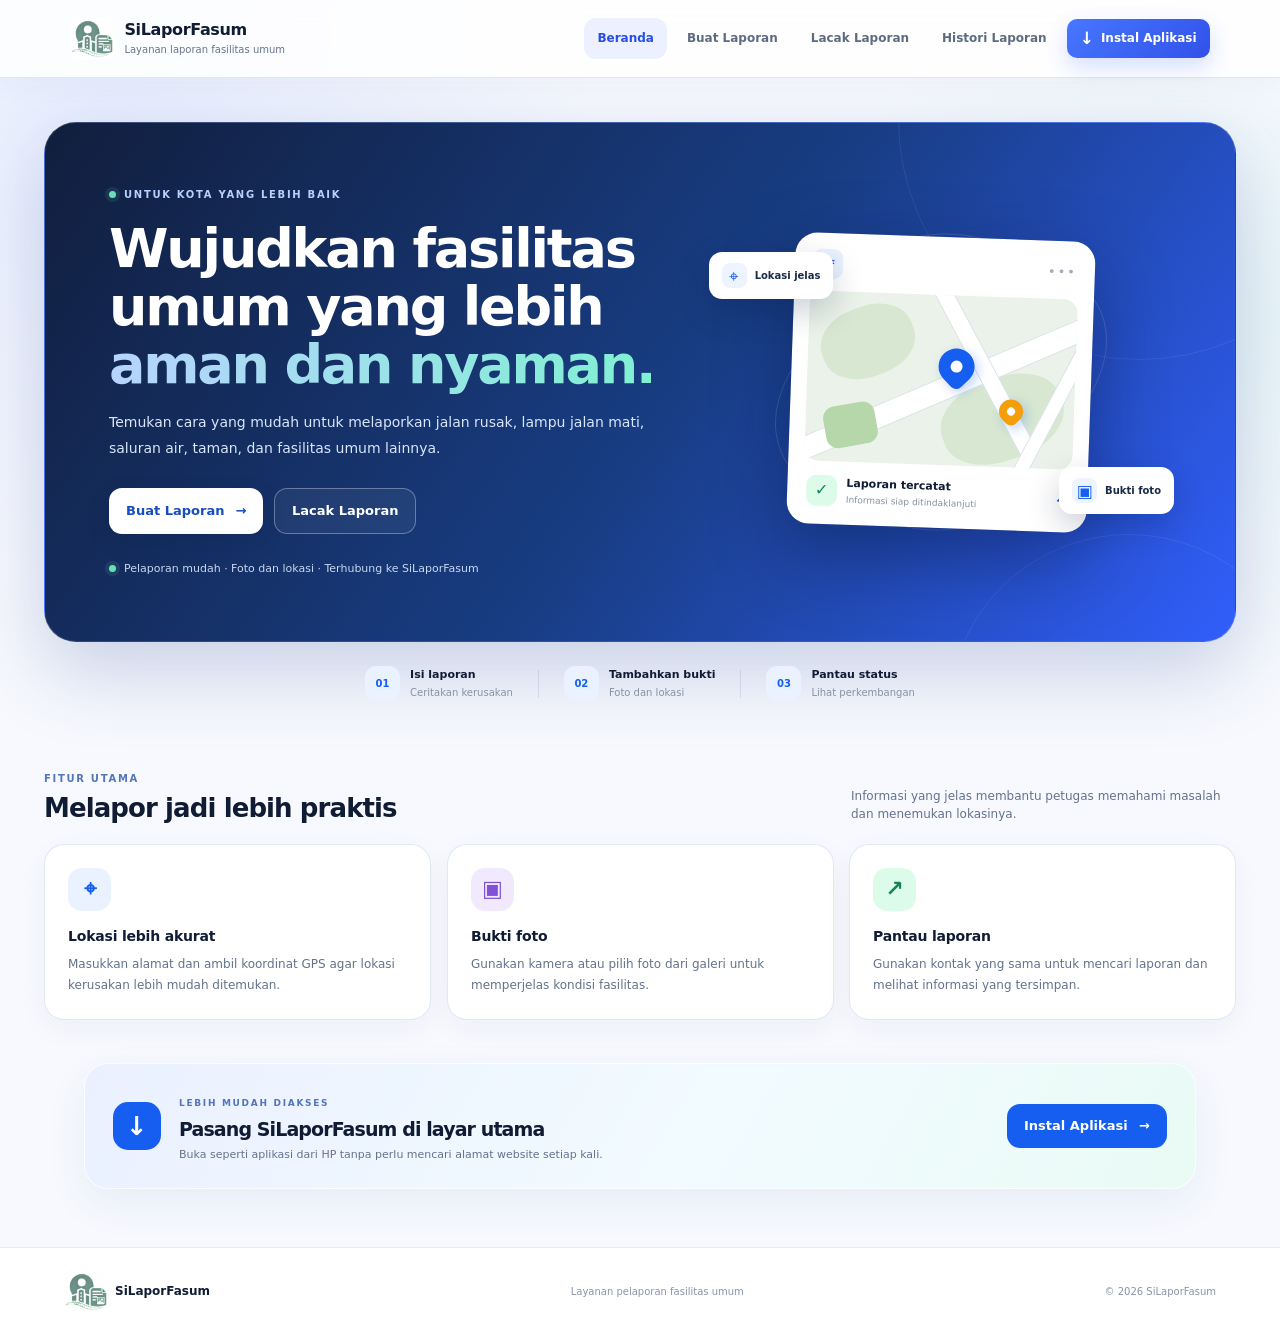
<file: index.html>
<!doctype html>
<html lang="id">
<head>
  <meta charset="utf-8">
  <meta name="viewport" content="width=device-width, initial-scale=1">
  <meta name="theme-color" content="#155eef">
  <meta name="description" content="SiLaporFasum membantu masyarakat melaporkan kerusakan fasilitas umum dengan mudah.">
  <meta name="apple-mobile-web-app-capable" content="yes">
  <meta name="apple-mobile-web-app-status-bar-style" content="default">
  <meta name="apple-mobile-web-app-title" content="SiLaporFasum">
  <title>SiLaporFasum — Layanan Laporan Fasilitas Umum</title>
  <link rel="manifest" href="manifest.json">
  <link rel="icon" href="icons/icon-192.png" type="image/png">
  <link rel="apple-touch-icon" href="icons/apple-touch-icon.png">
  <link rel="stylesheet" href="./style.css?v=20261027-logo-fix">
</head>
<body>
  <header class="topbar">
    <a class="brand" href="index.html" aria-label="SiLaporFasum, Beranda">
      <img class="brand-icon-img" src="./logo-silaporfasum.png?v=20261027-logo-fix2" alt="Logo SiLaporFasum">
      <span class="brand-copy">SiLaporFasum<small>Layanan laporan fasilitas umum</small></span>
    </a>
    <button class="menu-toggle" type="button" aria-expanded="false" aria-controls="main-navigation" aria-label="Buka menu navigasi"><span></span><span></span><span></span></button>
    <nav id="main-navigation" aria-label="Navigasi utama">
      <a class="active" href="index.html">Beranda</a>
      <a href="lapor.html">Buat Laporan</a>
      <a href="lacak.html">Lacak Laporan</a>
      <a href="histori.html">Histori Laporan</a>
      <button class="install-trigger" type="button" data-install-app>
        <span aria-hidden="true">↓</span> Instal Aplikasi
      </button>
    </nav>
  </header>

  <div class="install-help" data-install-help hidden role="dialog" aria-label="Petunjuk instalasi aplikasi">
    <button class="install-help-close" type="button" data-close-install-help aria-label="Tutup petunjuk">×</button>
    <div class="install-help-icon">↓</div>
    <div>
      <strong>Instal SiLaporFasum di perangkat</strong>
      <p><b>Android:</b> buka menu Chrome (⋮), lalu pilih <em>Instal aplikasi</em> atau <em>Tambahkan ke layar utama</em>.</p>
      <p><b>iPhone/iPad:</b> buka di Safari, tekan tombol Bagikan, lalu pilih <em>Tambah ke Layar Utama</em>.</p>
      <p class="help-muted">Jika pilihan instal belum muncul, pastikan website dibuka melalui HTTPS.</p>
    </div>
  </div>

  <main>
    <section class="hero-wrap">
      <div class="hero">
        <div class="hero-copy">
          <div class="eyebrow"><span class="eyebrow-dot"></span> UNTUK KOTA YANG LEBIH BAIK</div>
          <h1>Wujudkan fasilitas umum yang lebih <span>aman dan nyaman.</span></h1>
          <p>Temukan cara yang mudah untuk melaporkan jalan rusak, lampu jalan mati, saluran air, taman, dan fasilitas umum lainnya.</p>
          <div class="actions">
            <a class="btn primary" href="lapor.html">Buat Laporan <span aria-hidden="true">→</span></a>
            <a class="btn secondary" href="lacak.html">Lacak Laporan</a>
          </div>
          <div class="hero-note"><span class="live-dot"></span> Pelaporan mudah · Foto dan lokasi · Terhubung ke SiLaporFasum</div>
        </div>
        <div class="hero-art" aria-hidden="true">
          <div class="art-orbit orbit-one"></div>
          <div class="art-orbit orbit-two"></div>
          <div class="city-card">
            <div class="city-card-top"><span class="mini-logo">SF</span><span class="card-menu">•••</span></div>
            <div class="map-illustration">
              <span class="map-road road-one"></span><span class="map-road road-two"></span>
              <span class="map-road road-three"></span><span class="map-park"></span>
              <span class="map-pin"><span></span></span>
              <span class="map-pin pin-small"><span></span></span>
            </div>
            <div class="report-mini">
              <span class="report-mini-icon">✓</span>
              <span><b>Laporan tercatat</b><small>Informasi siap ditindaklanjuti</small></span>
              <span class="mini-arrow">↗</span>
            </div>
          </div>
          <div class="floating-chip chip-location"><span>⌖</span><b>Lokasi jelas</b></div>
          <div class="floating-chip chip-photo"><span>▣</span><b>Bukti foto</b></div>
        </div>
      </div>

      <div class="trust-row">
        <div class="trust-item"><span class="trust-icon">01</span><span><b>Isi laporan</b><small>Ceritakan kerusakan</small></span></div>
        <span class="trust-line"></span>
        <div class="trust-item"><span class="trust-icon">02</span><span><b>Tambahkan bukti</b><small>Foto dan lokasi</small></span></div>
        <span class="trust-line"></span>
        <div class="trust-item"><span class="trust-icon">03</span><span><b>Pantau status</b><small>Lihat perkembangan</small></span></div>
      </div>
    </section>

    <section class="section-block">
      <div class="section-heading">
        <div><div class="eyebrow">FITUR UTAMA</div><h2>Melapor jadi lebih praktis</h2></div>
        <p>Informasi yang jelas membantu petugas memahami masalah dan menemukan lokasinya.</p>
      </div>
      <div class="feature-grid">
        <article class="feature">
          <div class="feature-icon icon-blue"><span>⌖</span></div>
          <h3>Lokasi lebih akurat</h3>
          <p>Masukkan alamat dan ambil koordinat GPS agar lokasi kerusakan lebih mudah ditemukan.</p>
        </article>
        <article class="feature">
          <div class="feature-icon icon-violet"><span>▣</span></div>
          <h3>Bukti foto</h3>
          <p>Gunakan kamera atau pilih foto dari galeri untuk memperjelas kondisi fasilitas.</p>
        </article>
        <article class="feature">
          <div class="feature-icon icon-green"><span>↗</span></div>
          <h3>Pantau laporan</h3>
          <p>Gunakan kontak yang sama untuk mencari laporan dan melihat informasi yang tersimpan.</p>
        </article>
      </div>
    </section>

    <section class="install-banner">
      <div class="install-banner-icon">↓</div>
      <div class="install-banner-copy">
        <span class="eyebrow">LEBIH MUDAH DIAKSES</span>
        <h2>Pasang SiLaporFasum di layar utama</h2>
        <p>Buka seperti aplikasi dari HP tanpa perlu mencari alamat website setiap kali.</p>
      </div>
      <button class="btn install-banner-button" type="button" data-install-app>Instal Aplikasi <span aria-hidden="true">→</span></button>
    </section>
  </main>

  <footer class="site-footer">
    <a class="footer-brand" href="index.html"><img class="brand-icon-img" src="./logo-silaporfasum.png?v=20261027-logo-fix2" alt="Logo SiLaporFasum"><b>SiLaporFasum</b></a>
    <span>Layanan pelaporan fasilitas umum</span>
    <span>© <span id="currentYear">2026</span> SiLaporFasum</span>
  </footer>
  <script src="pwa.js"></script>
</body>
</html>
</file>
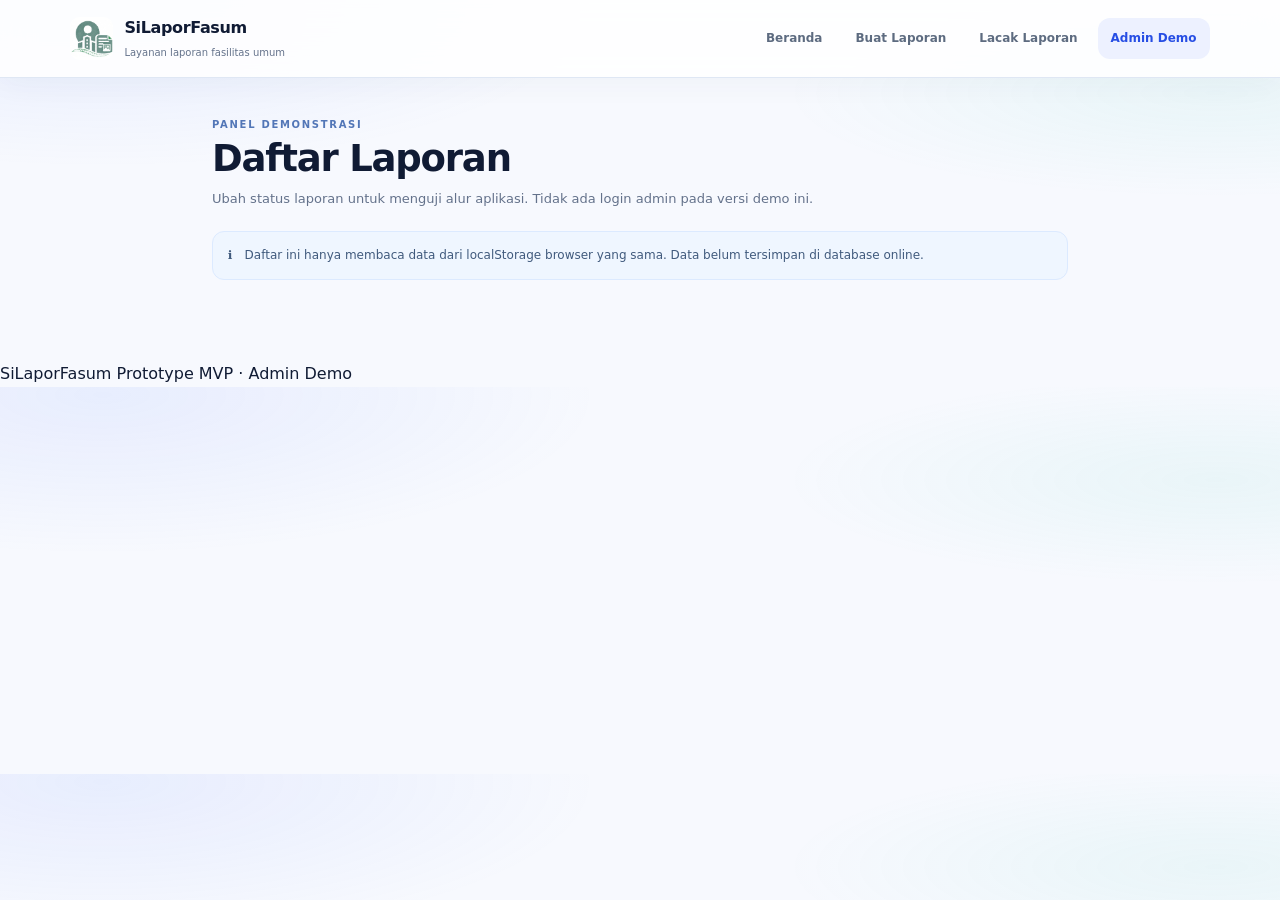
<file: admin.html>
<!doctype html>
<html lang="id"><head><meta charset="utf-8"><meta name="viewport" content="width=device-width,initial-scale=1"><title>Admin Demo — SiLaporFasum</title><link rel="stylesheet" href="./style.css?v=20261027-logo-fix"></head><body>
<header class="topbar"><a class="brand" href="index.html"><img class="brand-icon-img" src="./logo-silaporfasum.png?v=20261027-logo-fix2" alt="Logo SiLaporFasum"><span>SiLaporFasum<small>Layanan laporan fasilitas umum</small></span></a><nav><a href="index.html">Beranda</a><a href="lapor.html">Buat Laporan</a><a href="lacak.html">Lacak Laporan</a><a class="active" href="admin.html">Admin Demo</a></nav></header>
<main class="page"><div class="page-heading"><div class="eyebrow">PANEL DEMONSTRASI</div><h1>Daftar Laporan</h1><p>Ubah status laporan untuk menguji alur aplikasi. Tidak ada login admin pada versi demo ini.</p></div><div class="notice"><span>ℹ</span><div>Daftar ini hanya membaca data dari localStorage browser yang sama. Data belum tersimpan di database online.</div></div><div id="adminList" class="admin-list"></div></main><footer>SiLaporFasum Prototype MVP · Admin Demo</footer><script src="app.js"></script></body></html>
</file>
<file: style.css>
:root{
  --ink:#14213d;--muted:#69778c;--line:#e3eaf4;--blue:#155eef;--blue-dark:#1048c4;
  --pale:#f4f7fc;--white:#fff;--green:#16845b;--orange:#a65b00;--shadow:0 16px 42px rgba(20,45,90,.08);
}
*{box-sizing:border-box}
html{scroll-behavior:smooth}
body{margin:0;background:#f7f9fd;color:var(--ink);font-family:Inter,ui-sans-serif,system-ui,-apple-system,BlinkMacSystemFont,"Segoe UI",sans-serif;line-height:1.55;-webkit-font-smoothing:antialiased}
[hidden]{display:none!important}
a{color:inherit}
button,input,select,textarea{font:inherit}
.topbar{min-height:78px;padding:13px clamp(18px,5vw,72px);display:flex;align-items:center;justify-content:space-between;gap:22px;background:rgba(255,255,255,.94);border-bottom:1px solid var(--line);position:sticky;top:0;z-index:20;backdrop-filter:blur(16px)}
.brand{display:flex;align-items:center;gap:11px;text-decoration:none;color:var(--ink);font-weight:850;letter-spacing:-.35px;flex-shrink:0}
.brand-copy{display:block;line-height:1.25}
.brand small{display:block;font-size:10px;color:var(--muted);font-weight:500;letter-spacing:0;margin-top:4px}
.brand-icon-img{width:43px;height:43px;min-width:43px;flex:0 0 43px;display:block!important;visibility:visible;opacity:1;object-fit:contain;object-position:center;border-radius:10px;background:#fff;position:relative;z-index:2}
.topbar nav{display:flex;align-items:center;gap:5px;flex-wrap:wrap}
.topbar nav a{color:#5d6b80;text-decoration:none;padding:10px 12px;border-radius:10px;font-size:12px;font-weight:700;white-space:nowrap;transition:background .16s,color .16s}
.topbar nav a:hover,.topbar nav a.active{background:#edf3ff;color:var(--blue)}
.install-trigger{display:inline-flex;align-items:center;justify-content:center;gap:7px;border:0;border-radius:10px;background:#155eef;color:white;padding:10px 13px;font-size:12px;font-weight:800;white-space:nowrap;cursor:pointer;box-shadow:0 5px 12px #155eef24}
.install-trigger:hover{background:var(--blue-dark)}
.install-trigger span{font-size:17px;line-height:1}
.install-help{position:fixed;top:88px;right:clamp(14px,4vw,50px);z-index:40;width:min(470px,calc(100vw - 28px));display:flex;gap:14px;padding:22px 44px 20px 20px;background:#fff;border:1px solid #dbe5f5;border-radius:18px;box-shadow:0 22px 70px #172b4d26}
.install-help strong{font-size:14px}
.install-help p{margin:7px 0 0;color:#59677d;font-size:12px}
.install-help .help-muted{font-size:11px;color:#8994a5}
.install-help-icon{flex:0 0 42px;height:42px;display:grid;place-items:center;background:#edf3ff;color:var(--blue);border-radius:13px;font-size:23px;font-weight:800}
.install-help-close{position:absolute;right:12px;top:10px;border:0;background:transparent;color:#718096;font-size:24px;cursor:pointer;line-height:1}
.hero-wrap{max-width:1160px;margin:38px auto 0;padding:0 24px}
.hero{position:relative;isolation:isolate;overflow:hidden;min-height:435px;display:grid;grid-template-columns:1.12fr .88fr;align-items:center;gap:18px;padding:54px 58px;background:linear-gradient(125deg,#10254b 0%,#174b9b 68%,#2369d8 100%);color:white;border-radius:30px;box-shadow:0 24px 65px #173f831c}
.hero:before{content:"";position:absolute;width:480px;height:480px;border:1px solid #ffffff13;border-radius:50%;right:-145px;top:-245px;z-index:-1}
.hero:after{content:"";position:absolute;width:360px;height:360px;border:1px solid #ffffff13;border-radius:50%;right:-75px;bottom:-255px;z-index:-1}
.hero-copy{position:relative;z-index:2;max-width:630px}
.eyebrow{font-size:10px;letter-spacing:1.7px;font-weight:850;color:#5276b7}
.hero .eyebrow{color:#b8d0ff;display:flex;align-items:center;gap:8px}
.eyebrow-dot,.live-dot{width:7px;height:7px;display:inline-block;border-radius:50%;background:#68e0b5;box-shadow:0 0 0 4px #68e0b51b}
.hero h1{max-width:620px;font-size:clamp(34px,4.4vw,54px);line-height:1.08;letter-spacing:-2px;margin:17px 0 16px}
.hero h1 span{color:#9fc4ff}
.hero p{max-width:570px;color:#d9e6fb;font-size:14px;line-height:1.8;margin:0}
.actions{display:flex;gap:11px;flex-wrap:wrap;margin-top:27px}
.btn{border:0;border-radius:11px;padding:12px 17px;font:inherit;font-size:13px;font-weight:800;cursor:pointer;text-decoration:none;display:inline-flex;align-items:center;justify-content:center;gap:11px;transition:transform .15s,background .15s,box-shadow .15s}
.btn:hover{transform:translateY(-1px)}
.btn:disabled{opacity:.58;cursor:not-allowed;transform:none}
.btn.primary{background:var(--blue);color:#fff;box-shadow:0 7px 18px #155eef23}
.btn.primary:hover{background:var(--blue-dark)}
.hero .btn.primary{background:#fff;color:#154dbf;box-shadow:0 8px 22px #081a3a25}
.hero .btn.primary:hover{background:#eaf1ff}
.btn.secondary{background:#edf3ff;color:#204f9c;border:1px solid #d7e3fb}
.hero .btn.secondary{background:#ffffff0e;color:white;border:1px solid #ffffff52}
.btn.ghost{background:#f5f7fa;color:#536174;border:1px solid var(--line)}
.btn.small{padding:9px 12px;font-size:12px}
.hero-note{margin-top:26px;color:#c8d8f1;font-size:11px;display:flex;align-items:center;gap:8px}
.hero-art{position:relative;min-height:310px;display:grid;place-items:center}
.art-orbit{position:absolute;border:1px solid #ffffff24;border-radius:50%;transform:rotate(-24deg)}
.orbit-one{width:350px;height:220px}
.orbit-two{width:290px;height:300px;transform:rotate(32deg)}
.city-card{position:relative;z-index:2;width:min(300px,85%);padding:15px;background:#fff;border-radius:22px;box-shadow:0 25px 60px #07193855;transform:rotate(2deg)}
.city-card-top{display:flex;justify-content:space-between;align-items:center;padding:0 2px 12px}
.mini-logo{display:grid;place-items:center;width:30px;height:30px;border-radius:9px;background:#eaf1ff;color:#155eef;font-size:10px;font-weight:900}
.card-menu{letter-spacing:2px;color:#a3adbd;font-size:13px}
.map-illustration{position:relative;overflow:hidden;height:170px;border-radius:14px;background:#eaf2e9}
.map-illustration:before,.map-illustration:after{content:"";position:absolute;background:#d7e7d1;border-radius:45%;width:95px;height:70px;left:12px;top:14px;transform:rotate(-22deg)}
.map-illustration:after{left:auto;top:auto;right:9px;bottom:7px;width:125px;height:82px}
.map-road{position:absolute;z-index:1;display:block;background:#fff;border:1px solid #dce3e9;border-radius:30px}
.road-one{width:390px;height:23px;left:-38px;top:73px;transform:rotate(-25deg)}
.road-two{width:220px;height:18px;left:62px;top:55px;transform:rotate(60deg)}
.road-three{width:220px;height:15px;left:130px;top:117px;transform:rotate(-64deg)}
.map-park{position:absolute;z-index:2;left:19px;bottom:16px;width:52px;height:42px;border-radius:12px;background:#b6d7aa;transform:rotate(-12deg)}
.map-pin{position:absolute;z-index:4;left:49%;top:31%;width:36px;height:36px;border-radius:50% 50% 50% 7px;background:#155eef;transform:rotate(-45deg);box-shadow:0 5px 12px #155eef44;display:grid;place-items:center}
.map-pin span{width:12px;height:12px;border-radius:50%;background:white}
.map-pin.pin-small{left:72%;top:60%;width:24px;height:24px;background:#f59e0b}
.map-pin.pin-small span{width:8px;height:8px}
.report-mini{display:flex;align-items:center;gap:9px;padding:13px 3px 1px;color:var(--ink)}
.report-mini-icon{width:31px;height:31px;display:grid;place-items:center;border-radius:10px;background:#dcfce9;color:#16845b;font-weight:900}
.report-mini b{display:block;font-size:11px}
.report-mini small{display:block;color:#8590a2;font-size:9px;margin-top:2px}
.mini-arrow{margin-left:auto;color:#155eef;font-weight:900}
.floating-chip{position:absolute;z-index:3;display:flex;align-items:center;gap:8px;background:#fff;color:#1a2b47;border-radius:13px;padding:11px 13px;box-shadow:0 12px 32px #07193835;font-size:10px}
.floating-chip span{display:grid;place-items:center;width:25px;height:25px;border-radius:8px;background:#edf3ff;color:#155eef;font-size:17px}
.chip-location{top:25px;left:-3px}
.chip-photo{bottom:23px;right:-3px}
.trust-row{display:flex;align-items:center;justify-content:center;gap:25px;padding:24px 10px 17px}
.trust-item{display:flex;align-items:center;gap:10px}
.trust-icon{display:grid;place-items:center;width:35px;height:35px;background:#eaf1ff;border-radius:11px;color:#155eef;font-size:10px;font-weight:900}
.trust-item b,.trust-item small{display:block}
.trust-item b{font-size:11px}
.trust-item small{font-size:10px;color:#8792a4;margin-top:2px}
.trust-line{height:28px;width:1px;background:#dce4f0}
.section-block{max-width:1112px;margin:53px auto 0;padding:0 24px}
.section-heading{display:flex;align-items:flex-end;justify-content:space-between;gap:25px;margin-bottom:20px}
.section-heading h2,.install-banner h2{font-size:26px;letter-spacing:-.9px;margin:6px 0 0;line-height:1.2}
.section-heading>p{max-width:385px;margin:0;color:var(--muted);font-size:12px}
.feature-grid{display:grid;grid-template-columns:repeat(3,1fr);gap:16px}
.feature,.panel{background:#fff;border:1px solid var(--line);border-radius:17px;padding:23px;box-shadow:0 4px 18px #192e4a04}
.feature{transition:transform .16s,box-shadow .16s}
.feature:hover{transform:translateY(-3px);box-shadow:var(--shadow)}
.feature-icon{width:43px;height:43px;display:grid;place-items:center;border-radius:13px;font-size:22px;font-weight:800}
.icon-blue{background:#eaf1ff;color:#155eef}.icon-violet{background:#f1eaff;color:#8152d6}.icon-green{background:#dcfce9;color:#16845b}
.feature h3{margin:15px 0 6px;font-size:14px;letter-spacing:-.2px}
.feature p{margin:0;color:var(--muted);font-size:12px;line-height:1.75}
.install-banner{max-width:1112px;margin:44px auto 58px;padding:25px 28px;display:flex;align-items:center;gap:18px;background:linear-gradient(110deg,#edf4ff,#f8fbff);border:1px solid #dbe7fb;border-radius:19px}
.install-banner-icon{flex:0 0 48px;width:48px;height:48px;display:grid;place-items:center;background:#155eef;color:#fff;border-radius:15px;font-size:26px;font-weight:800}
.install-banner-copy{flex:1}
.install-banner .eyebrow{font-size:9px}
.install-banner h2{font-size:19px;margin-top:4px}
.install-banner p{margin:5px 0 0;color:var(--muted);font-size:11px}
.install-banner-button{background:#155eef;color:#fff;white-space:nowrap}
.site-footer{display:flex;align-items:center;justify-content:space-between;gap:15px;padding:22px clamp(18px,5vw,72px);border-top:1px solid var(--line);background:#fff;color:#8994a5;font-size:10px}
.footer-brand{display:flex;align-items:center;gap:8px;text-decoration:none;color:var(--ink);font-size:12px}
.footer-brand .brand-icon{width:29px;height:29px;border-radius:9px;font-size:9px}
.site-footer>a:not(.footer-brand){color:#526d9d;text-decoration:none;font-weight:700}
.page{max-width:900px;margin:39px auto 65px;padding:0 22px}
.page.narrow{max-width:690px}
.page-heading{margin-bottom:22px}
.back-link{display:inline-block;color:#58729f;text-decoration:none;font-size:11px;font-weight:750;margin-bottom:19px}
.back-link:hover{color:var(--blue)}
.page-heading .eyebrow{margin-bottom:5px}
.page-heading h1{font-size:clamp(28px,4vw,37px);line-height:1.15;letter-spacing:-1.2px;margin:5px 0 9px}
.page-heading p{color:var(--muted);font-size:13px;margin:0;max-width:660px}
.form-grid{display:grid;grid-template-columns:1fr 1fr;gap:19px;padding:25px}
.form-grid label,.panel label{display:flex;flex-direction:column;gap:7px;font-size:12px;font-weight:800;color:#34435a}
.form-grid em{color:#df4545;font-style:normal}
.form-grid input,.form-grid select,.form-grid textarea,.panel input{width:100%;min-width:0;border:1px solid #d7e0ed;background:#fff;border-radius:10px;padding:12px 13px;font:inherit;font-size:13px;font-weight:500;color:var(--ink);outline:none;transition:border .15s,box-shadow .15s}
.form-grid input:focus,.form-grid select:focus,.form-grid textarea:focus,.panel input:focus{border-color:#78a0f7;box-shadow:0 0 0 3px #2463eb13}
.form-grid input[type=file]{padding:9px;background:#fbfcff}
.form-grid textarea{resize:vertical;min-height:120px;line-height:1.6}
.form-grid small,.panel small{font-size:11px;color:var(--muted);font-weight:450;line-height:1.5}
.full,.notice,.camera-box,.two-col,.submit-row{grid-column:1/-1}
.notice{display:flex;align-items:flex-start;gap:12px;background:#eff6ff;color:#405a7d;padding:14px 15px;border:1px solid #dceaff;border-radius:12px;font-size:12px;line-height:1.6}
.notice-icon{flex:0 0 25px;width:25px;height:25px;display:grid;place-items:center;background:#dceaff;color:#155eef;border-radius:8px;font-weight:900}
.notice strong{color:#1e426f}
.camera-box{border:1px dashed #c7d5e8;background:#fafcff;border-radius:14px;padding:16px;display:flex;flex-direction:column;gap:12px}
.field-section-heading{display:flex;align-items:center;gap:10px}
.field-section-heading>span:last-child b,.field-section-heading small{display:block}
.field-section-heading b{font-size:12px}
.field-section-heading small{margin-top:2px}
.field-icon{display:grid;place-items:center;width:35px;height:35px;border-radius:10px;background:#eaf1ff;color:#155eef;font-size:18px}
.camera-actions{display:flex;gap:8px;flex-wrap:wrap}
.camera-box video{width:100%;max-height:340px;background:#111;border-radius:11px;object-fit:contain}
.preview{width:100%;max-height:340px;object-fit:contain;border-radius:12px;background:#eef1f5;border:1px solid var(--line)}
.two-col{display:grid;grid-template-columns:1fr 1fr;gap:16px}
.location-row{display:flex;align-items:center;gap:12px;flex-wrap:wrap}
.location-row small{flex:1}
.submit-row{display:flex;align-items:center;gap:12px;flex-wrap:wrap;border-top:1px solid var(--line);padding-top:20px;margin-top:1px}
.submit-button{min-width:170px}
.submit-row #formMessage{font-size:12px;color:var(--green);overflow-wrap:anywhere}
#formMessage[data-type="error"],#locationMessage[data-type="error"]{color:#c13535}
#formMessage[data-type="success"],#locationMessage[data-type="success"]{color:var(--green)}
#formMessage[data-type="info"],#locationMessage[data-type="info"]{color:var(--muted)}
.track-panel{display:grid;grid-template-columns:1fr;gap:16px;padding:25px}
.track-icon{display:grid;place-items:center;width:48px;height:48px;border-radius:15px;background:#eaf1ff;color:#155eef;font-size:27px;font-weight:800}
.track-panel label{gap:8px}
.track-panel .btn{justify-self:start}
.top-gap{margin-top:0}
.results,.admin-list{margin-top:17px;display:grid;gap:12px}
.report-card{background:#fff;border:1px solid var(--line);border-radius:14px;padding:18px;box-shadow:0 4px 18px #192e4a04;overflow:hidden}
.report-card h3{font-size:14px;margin:0 0 5px;overflow-wrap:anywhere}
.report-card p{font-size:12px;color:var(--muted);margin:7px 0;overflow-wrap:anywhere}
.status{display:inline-block;padding:5px 10px;border-radius:99px;font-size:10px;font-weight:850;background:#fff3d8;color:#8c5900;white-space:nowrap}
.status.selesai-diperbaiki{background:#dcfce7;color:#166534}
.status.sedang-diproses{background:#dbeafe;color:#1d4ed8}
.status.diverifikasi{background:#f3e8ff;color:#7e22ce}
.admin-row{display:flex;gap:14px;justify-content:space-between;align-items:flex-start;flex-wrap:wrap}
.admin-row select{padding:8px;border:1px solid var(--line);border-radius:8px;background:#fff}
.track-help{display:flex;gap:10px;align-items:flex-start;margin-top:17px;padding:13px 15px;border-radius:12px;background:#eef4ff;color:#5a6c89}
.track-help span{flex:0 0 20px;width:20px;height:20px;border-radius:7px;background:#dce8ff;color:#155eef;display:grid;place-items:center;font-weight:900;font-size:11px}
.track-help p{margin:0;font-size:11px;line-height:1.65}
@media(max-width:900px){
  .topbar{padding-inline:20px;gap:12px}.topbar nav a{padding:9px 8px;font-size:11px}
  .hero{padding:42px 35px}.hero-art{transform:scale(.92)}.install-banner{margin-inline:24px}
}
@media(max-width:720px){
  .topbar{align-items:flex-start;flex-direction:column;padding:12px 17px;gap:12px}
  .brand-icon{width:39px;height:39px}.topbar nav{width:100%;display:flex;flex-wrap:nowrap;overflow-x:auto;padding-bottom:3px;scrollbar-width:thin}
  .topbar nav a{font-size:11px;padding:8px 9px}.install-trigger{padding:9px 11px;font-size:11px}
  .hero-wrap{margin:19px auto 0;padding:0 13px}.hero{grid-template-columns:1fr;padding:31px 23px 18px;border-radius:22px;gap:0}
  .hero h1{font-size:clamp(33px,9vw,43px);letter-spacing:-1.4px}.hero p{font-size:13px}
  .hero-art{min-height:265px;transform:none;margin-top:8px}.city-card{width:260px}.map-illustration{height:140px}
  .orbit-one{width:290px;height:180px}.orbit-two{width:250px;height:250px}.chip-location{left:0;top:13px}.chip-photo{right:0;bottom:15px}
  .trust-row{justify-content:flex-start;gap:11px;overflow-x:auto;padding:18px 5px 10px}
  .trust-item{flex:0 0 auto}.trust-line{flex:0 0 1px}
  .section-block{margin-top:36px;padding:0 17px}.section-heading{display:block}.section-heading h2{font-size:24px}.section-heading>p{margin-top:10px}
  .feature-grid{grid-template-columns:1fr;gap:11px}.feature{display:grid;grid-template-columns:43px 1fr;column-gap:13px;padding:17px}.feature-icon{grid-row:span 2}.feature h3{margin:1px 0 4px}.feature p{grid-column:2}
  .install-banner{margin:31px 17px 35px;padding:19px;display:grid;grid-template-columns:45px 1fr;gap:12px}.install-banner-icon{width:43px;height:43px}.install-banner h2{font-size:17px}.install-banner-button{grid-column:1/-1;width:100%}
  .site-footer{flex-wrap:wrap;justify-content:space-between;padding:19px 17px}.site-footer>span:nth-child(2){order:3;width:100%}
  .page{margin:25px auto 45px;padding:0 14px}.page-heading{margin-bottom:18px}.page-heading h1{font-size:30px}
  .form-grid{grid-template-columns:1fr;padding:17px;gap:17px}.form-grid>*{grid-column:1/-1}.two-col{grid-template-columns:1fr;gap:17px}
  .notice{padding:12px}.camera-box{padding:12px}.location-row{align-items:flex-start;flex-direction:column}.location-row small{width:100%}
  .submit-row{align-items:stretch;flex-direction:column}.submit-button{width:100%}.submit-row #formMessage{min-height:0}
  .track-panel{padding:19px}.track-panel .btn{width:100%}.install-help{top:120px;right:12px;padding:18px 38px 17px 15px}
}
@media(max-width:380px){
  .brand small{font-size:9px}.topbar nav a{padding:8px 7px}.hero{padding-inline:18px}.hero h1{font-size:31px}
  .actions .btn{width:100%}.floating-chip{padding:8px 9px}.floating-chip b{font-size:9px}
}
@media(prefers-reduced-motion:reduce){
  html{scroll-behavior:auto}*,*::before,*::after{transition:none!important;animation:none!important}
}


/* Responsif tambahan, navigasi mobile, dan animasi saat scroll */
.menu-toggle{display:none;align-items:center;justify-content:center;flex-direction:column;gap:5px;width:42px;height:42px;border:1px solid var(--line);border-radius:12px;background:#fff;cursor:pointer;flex-shrink:0}
.menu-toggle span{display:block;width:18px;height:2px;background:#18345f;border-radius:3px;transition:transform .2s,opacity .2s}
.menu-toggle[aria-expanded="true"] span:first-child{transform:translateY(7px) rotate(45deg)}
.menu-toggle[aria-expanded="true"] span:nth-child(2){opacity:0}
.menu-toggle[aria-expanded="true"] span:last-child{transform:translateY(-7px) rotate(-45deg)}
.reveal-on-scroll{opacity:0;transform:translateY(22px);transition:opacity .65s ease,transform .65s cubic-bezier(.2,.7,.2,1)}
.reveal-on-scroll.is-visible{opacity:1;transform:translateY(0)}
.feature-grid .feature:nth-child(2),.history-grid .history-card:nth-child(2){transition-delay:.08s}
.feature-grid .feature:nth-child(3),.history-grid .history-card:nth-child(3){transition-delay:.16s}
.btn,.feature,.history-card,.panel,.install-banner{will-change:transform}
button:focus-visible,a:focus-visible,input:focus-visible,select:focus-visible,textarea:focus-visible{outline:3px solid #93b7ff;outline-offset:2px}
img,video{max-width:100%}
@media(max-width:820px){
 .topbar{position:sticky;display:grid;grid-template-columns:minmax(0,1fr) 42px;align-items:center;gap:10px;padding:10px 15px;min-height:68px}
 .menu-toggle{display:flex;grid-column:2;grid-row:1}
 .topbar nav{grid-column:1/-1;grid-row:2;display:none;width:100%;overflow:visible;flex-direction:column;align-items:stretch;gap:4px;padding:8px 0 3px;border-top:1px solid var(--line)}
 .topbar nav.is-open{display:flex;animation:menuDrop .22s ease-out}
 .topbar nav a{width:100%;font-size:13px;padding:11px 12px;border-radius:10px}
 .topbar nav .install-trigger{width:100%;padding:11px 12px;font-size:13px;margin-top:3px}
 .brand-copy{font-size:14px}.brand small{font-size:10px}
 .hero-wrap{padding-inline:16px}.hero{padding:35px 30px}
 .page{width:100%;padding-inline:16px}
}
@media(max-width:560px){
 .hero-wrap{padding-inline:12px}.hero{padding:27px 20px 17px;border-radius:19px}
 .hero h1{font-size:clamp(30px,8.7vw,39px);line-height:1.12;letter-spacing:-1.2px}
 .hero-art{min-height:235px;overflow:hidden}.city-card{width:min(245px,78%)}
 .floating-chip{font-size:9px}.trust-row{margin-inline:-2px}
 .section-block{padding-inline:14px}.section-heading h2{font-size:23px}
 .feature{padding:15px;border-radius:15px}
 .install-banner{margin-inline:14px;padding:16px;border-radius:16px}
 .page{margin-top:20px;padding-inline:12px}.page-heading h1{font-size:clamp(26px,7vw,32px);overflow-wrap:anywhere}
 .panel{padding:16px!important}.form-grid{padding:14px!important}
 input,select,textarea{max-width:100%;min-width:0}
 .history-card{min-width:0}.history-photo,.history-photo-placeholder{height:190px}
 .history-content{padding:15px}.history-content h2{font-size:16px}
 .history-toolbar{gap:9px}.history-toolbar input,.history-toolbar select{width:100%;min-height:44px}
 .submit-row .btn,.track-panel .btn{min-height:45px}
 .site-footer{gap:10px;font-size:11px}
}
@keyframes menuDrop{from{opacity:0;transform:translateY(-6px)}to{opacity:1;transform:translateY(0)}}
@media(prefers-reduced-motion:reduce){
 .reveal-on-scroll{opacity:1;transform:none;transition:none}
 .menu-toggle span,.topbar nav.is-open{animation:none;transition:none}
}

/* SI LAPORFASUM — penyegaran visual modern 2027 */
:root{
  --ink:#101b34;
  --muted:#64728b;
  --line:#e4eaf4;
  --blue:#315efb;
  --blue-dark:#2148d8;
  --pale:#f5f7ff;
  --shadow:0 18px 55px rgba(28,48,100,.09);
}
body{
  background:
    radial-gradient(ellipse at 8% 2%,rgba(89,130,255,.10),transparent 31rem),
    radial-gradient(ellipse at 95% 24%,rgba(67,205,180,.08),transparent 27rem),
    #f7f9fe;
  color:var(--ink);
}
.topbar{
  background:rgba(255,255,255,.86);
  border-bottom-color:rgba(218,227,243,.85);
  box-shadow:0 8px 28px rgba(29,49,94,.035);
}
.brand-icon{
  border-radius:15px;
  background:linear-gradient(145deg,#5a8bff 0%,#315efb 52%,#213dc0 100%);
  box-shadow:0 9px 22px rgba(49,94,251,.26);
}
.topbar nav a{border-radius:12px;transition:background .2s ease,color .2s ease,transform .2s ease}
.topbar nav a:hover{transform:translateY(-1px)}
.topbar nav a.active{background:#edf1ff;color:#274ee4}
.install-trigger,.btn.primary{
  background:linear-gradient(135deg,#4777ff,#3151e8);
  box-shadow:0 9px 22px rgba(49,94,251,.20);
}
.install-trigger:hover,.btn.primary:hover{background:linear-gradient(135deg,#315efb,#203fce)}
.hero{
  background:linear-gradient(125deg,#111e3d 0%,#183d83 53%,#315efb 100%);
  border:1px solid rgba(255,255,255,.16);
  border-radius:32px;
  box-shadow:0 28px 80px rgba(28,61,139,.22);
}
.hero h1{letter-spacing:-2.2px}
.hero h1 span{
  background:linear-gradient(90deg,#b6d3ff,#80f0d2);
  -webkit-background-clip:text;background-clip:text;color:transparent;
}
.city-card{border:1px solid rgba(255,255,255,.75);box-shadow:0 28px 75px rgba(3,15,44,.4)}
.feature,.panel,.report-card,.history-card{
  border-color:rgba(222,230,244,.9);
  border-radius:20px;
  box-shadow:0 9px 30px rgba(23,43,88,.045);
  transition:transform .24s ease,box-shadow .24s ease,border-color .24s ease;
}
.feature:hover,.history-card:hover,.report-card:hover{
  transform:translateY(-4px);
  border-color:#cbd8ff;
  box-shadow:0 20px 42px rgba(31,58,128,.10);
}
.feature-icon,.track-icon,.field-icon{border-radius:14px}
.install-banner{
  border:1px solid rgba(255,255,255,.72);
  background:linear-gradient(120deg,#eaf0ff,#f2fbff 56%,#e9fbf5);
  border-radius:24px;
  box-shadow:0 15px 42px rgba(35,67,139,.07);
}
.form-grid input,.form-grid select,.form-grid textarea,.panel input{
  border-radius:13px;
  min-height:45px;
  transition:border-color .18s ease,box-shadow .18s ease,background .18s ease;
}
.form-grid input:focus,.form-grid select:focus,.form-grid textarea:focus,.panel input:focus{
  border-color:#7e9aff;
  box-shadow:0 0 0 4px rgba(49,94,251,.10);
  background:#fff;
}
.btn{border-radius:13px;min-height:43px}
.status{padding:6px 11px;font-size:10px;letter-spacing:.1px}
.site-footer{border-top-color:#e5eaf4}
@media(min-width:821px){
  .topbar{padding-inline:clamp(22px,5.5vw,88px)}
  .topbar nav{gap:7px}
  .topbar nav a{padding:11px 13px}
  .hero-wrap{max-width:1240px;margin-top:44px}
  .hero{padding:clamp(48px,5vw,70px) clamp(38px,5vw,68px)}
  .section-block{max-width:1240px;margin-left:auto;margin-right:auto}
}
@media(max-width:820px){
  .topbar{background:rgba(255,255,255,.96)}
  .topbar nav{background:rgba(255,255,255,.98);border-radius:0 0 16px 16px}
  .topbar nav a{min-height:44px;display:flex;align-items:center}
  .topbar nav .install-trigger{min-height:46px;border-radius:12px}
}
@media(max-width:560px){
  .hero{box-shadow:0 17px 44px rgba(28,61,139,.18)}
  .feature,.panel,.report-card,.history-card{border-radius:16px}
  .actions .btn{min-height:47px}
}
@media(prefers-reduced-motion:reduce){
  .feature,.history-card,.report-card,.topbar nav a{transition:none!important}
}

/* Foto laporan pada halaman lacak dan histori */
.report-photo{display:block;width:100%;max-height:360px;object-fit:contain;margin:12px 0;background:#eef2f8;border-radius:14px;border:1px solid var(--line)}
.history-photo-placeholder{width:100%;min-height:190px;display:grid;place-items:center;padding:18px;text-align:center;box-sizing:border-box;background:#eef2f8;color:#64748b;font-size:13px;border-radius:12px}


/* Deteksi laporan ganda — komponen baru hanya digunakan pada formulir laporan. */
.duplicate-warning-overlay{
  position:fixed;inset:0;z-index:10050;display:flex;align-items:center;justify-content:center;
  padding:16px;background:rgba(10,20,40,.62);backdrop-filter:blur(5px);
}
.duplicate-warning-dialog{
  width:min(100%,600px);max-height:min(88vh,780px);overflow:auto;background:#fff;color:var(--ink);
  border:1px solid #e2e8f0;border-radius:22px;padding:clamp(19px,4vw,28px);
  box-shadow:0 24px 80px rgba(4,15,35,.28);outline:none;animation:duplicateDialogIn .18s ease-out;
}
@keyframes duplicateDialogIn{from{opacity:0;transform:translateY(8px) scale(.99)}to{opacity:1;transform:translateY(0) scale(1)}}
.duplicate-warning-heading{display:flex;align-items:center;justify-content:space-between;gap:12px}
.duplicate-warning-symbol{
  display:grid;place-items:center;width:43px;height:43px;border-radius:14px;background:#fff2d6;
  color:#965b00;font-size:25px;font-weight:900;
}
.duplicate-warning-close{
  display:grid;place-items:center;width:40px;height:40px;border:1px solid #e0e6ef;border-radius:12px;
  background:#fff;color:#536176;font-size:25px;cursor:pointer;
}
.duplicate-warning-dialog h2{margin:16px 0 8px;font-size:clamp(21px,4vw,27px);line-height:1.2;letter-spacing:-.03em}
.duplicate-warning-dialog>p{margin:0 0 15px;color:#536176;font-size:13px;line-height:1.65}
.duplicate-match-list{display:grid;gap:10px;margin:16px 0}
.duplicate-match-card{padding:14px;border:1px solid #e2e8f0;border-radius:14px;background:#f8fafc;overflow-wrap:anywhere}
.duplicate-match-top{display:flex;align-items:flex-start;justify-content:space-between;gap:10px;flex-wrap:wrap;margin-bottom:8px}
.duplicate-match-top strong{font-size:13px;color:#192b45}
.duplicate-match-card p{margin:6px 0;color:#475569;font-size:12px;line-height:1.55}
.duplicate-match-card small{color:#64748b;font-size:11px}
.duplicate-more-note{font-weight:700;color:#334155!important}
.duplicate-warning-dialog .duplicate-warning-footnote{padding:11px 12px;border-radius:10px;background:#f1f5f9;color:#526176;font-size:11px}
.duplicate-warning-actions{display:flex;justify-content:flex-end;gap:10px;flex-wrap:wrap;margin-top:18px}
.duplicate-warning-actions .btn{min-height:46px}
@media(max-width:520px){
  .duplicate-warning-overlay{padding:10px;align-items:flex-end}
  .duplicate-warning-dialog{width:100%;max-height:90dvh;border-radius:22px 22px 14px 14px;padding:19px 16px calc(16px + env(safe-area-inset-bottom))}
  .duplicate-warning-actions{display:grid;grid-template-columns:1fr}
  .duplicate-warning-actions .btn{width:100%;min-height:48px}
}
@media(prefers-reduced-motion:reduce){.duplicate-warning-dialog{animation:none}}


/* Logo SiLaporFasum: hanya mengganti ikon brand, elemen lain tetap */
@media(max-width:640px){.brand-icon-img{width:38px;height:38px;min-width:38px;flex-basis:38px}.brand{gap:9px}}
</file>
